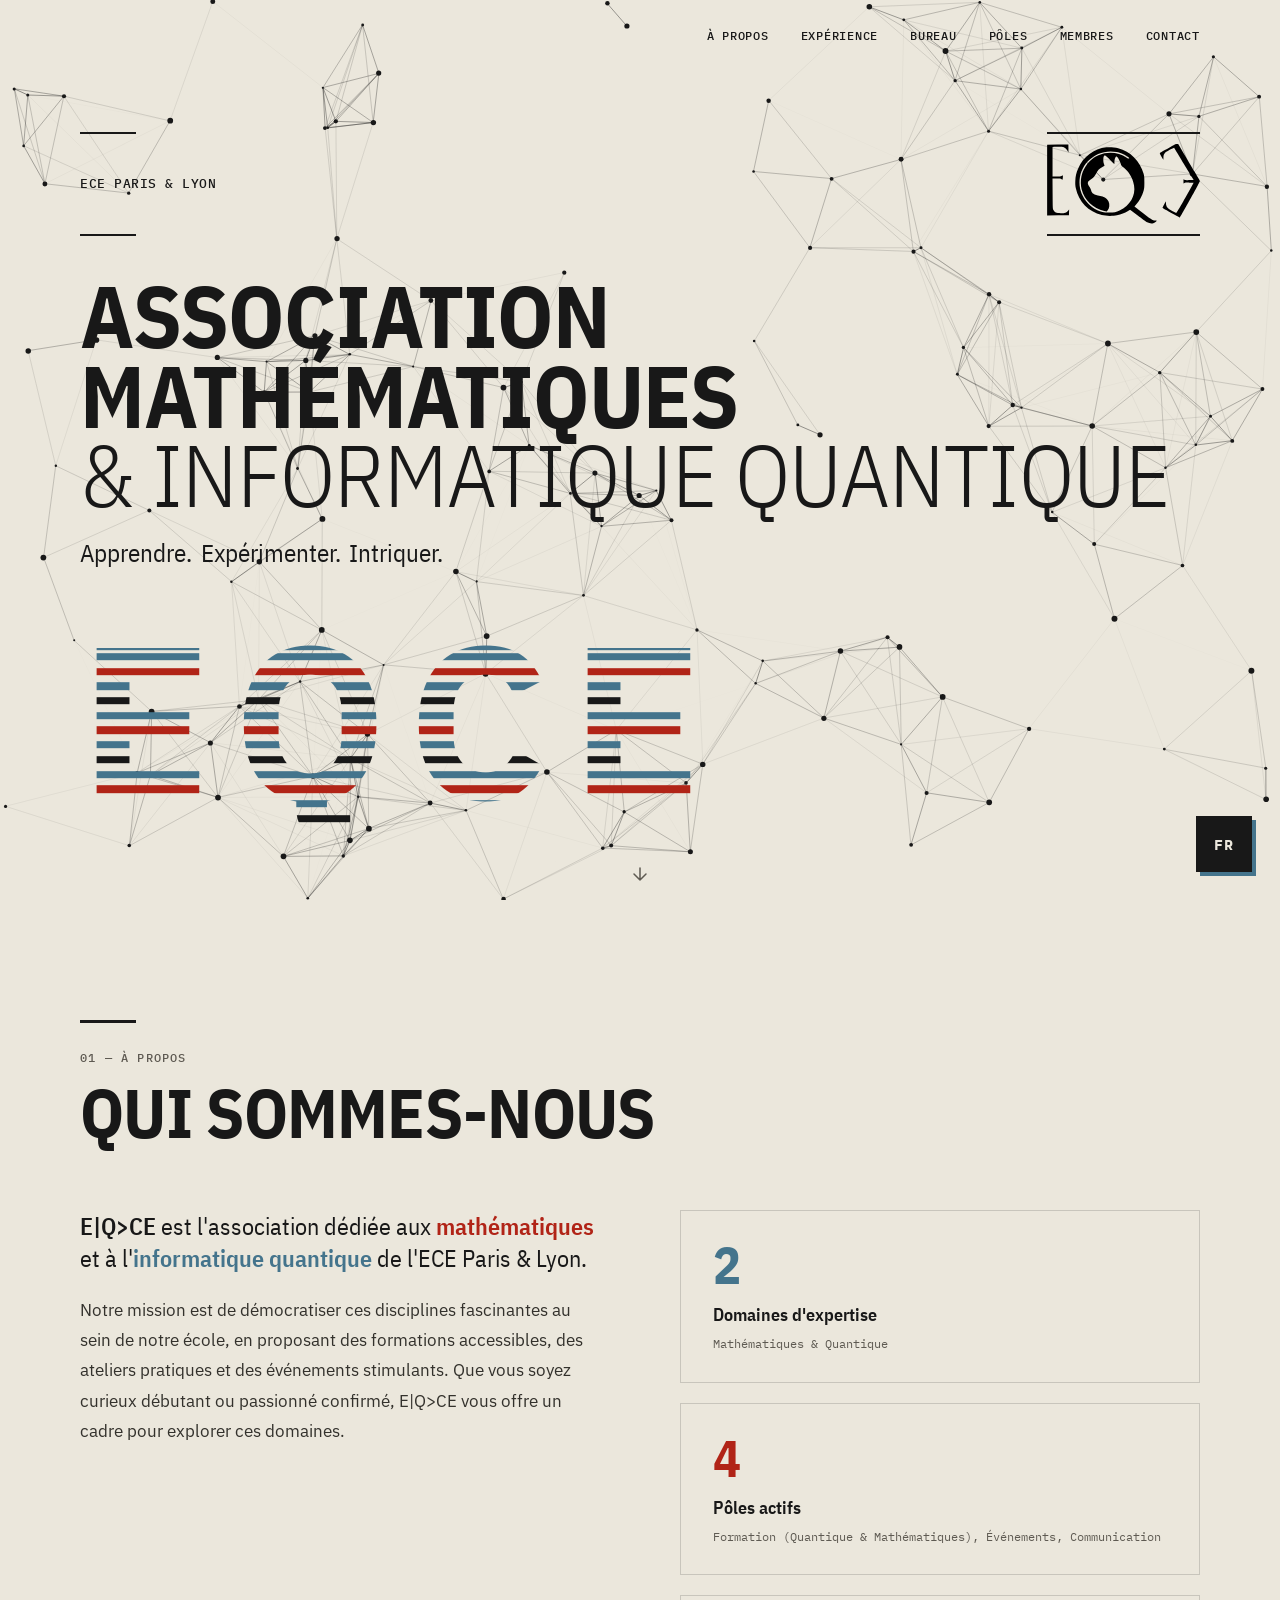
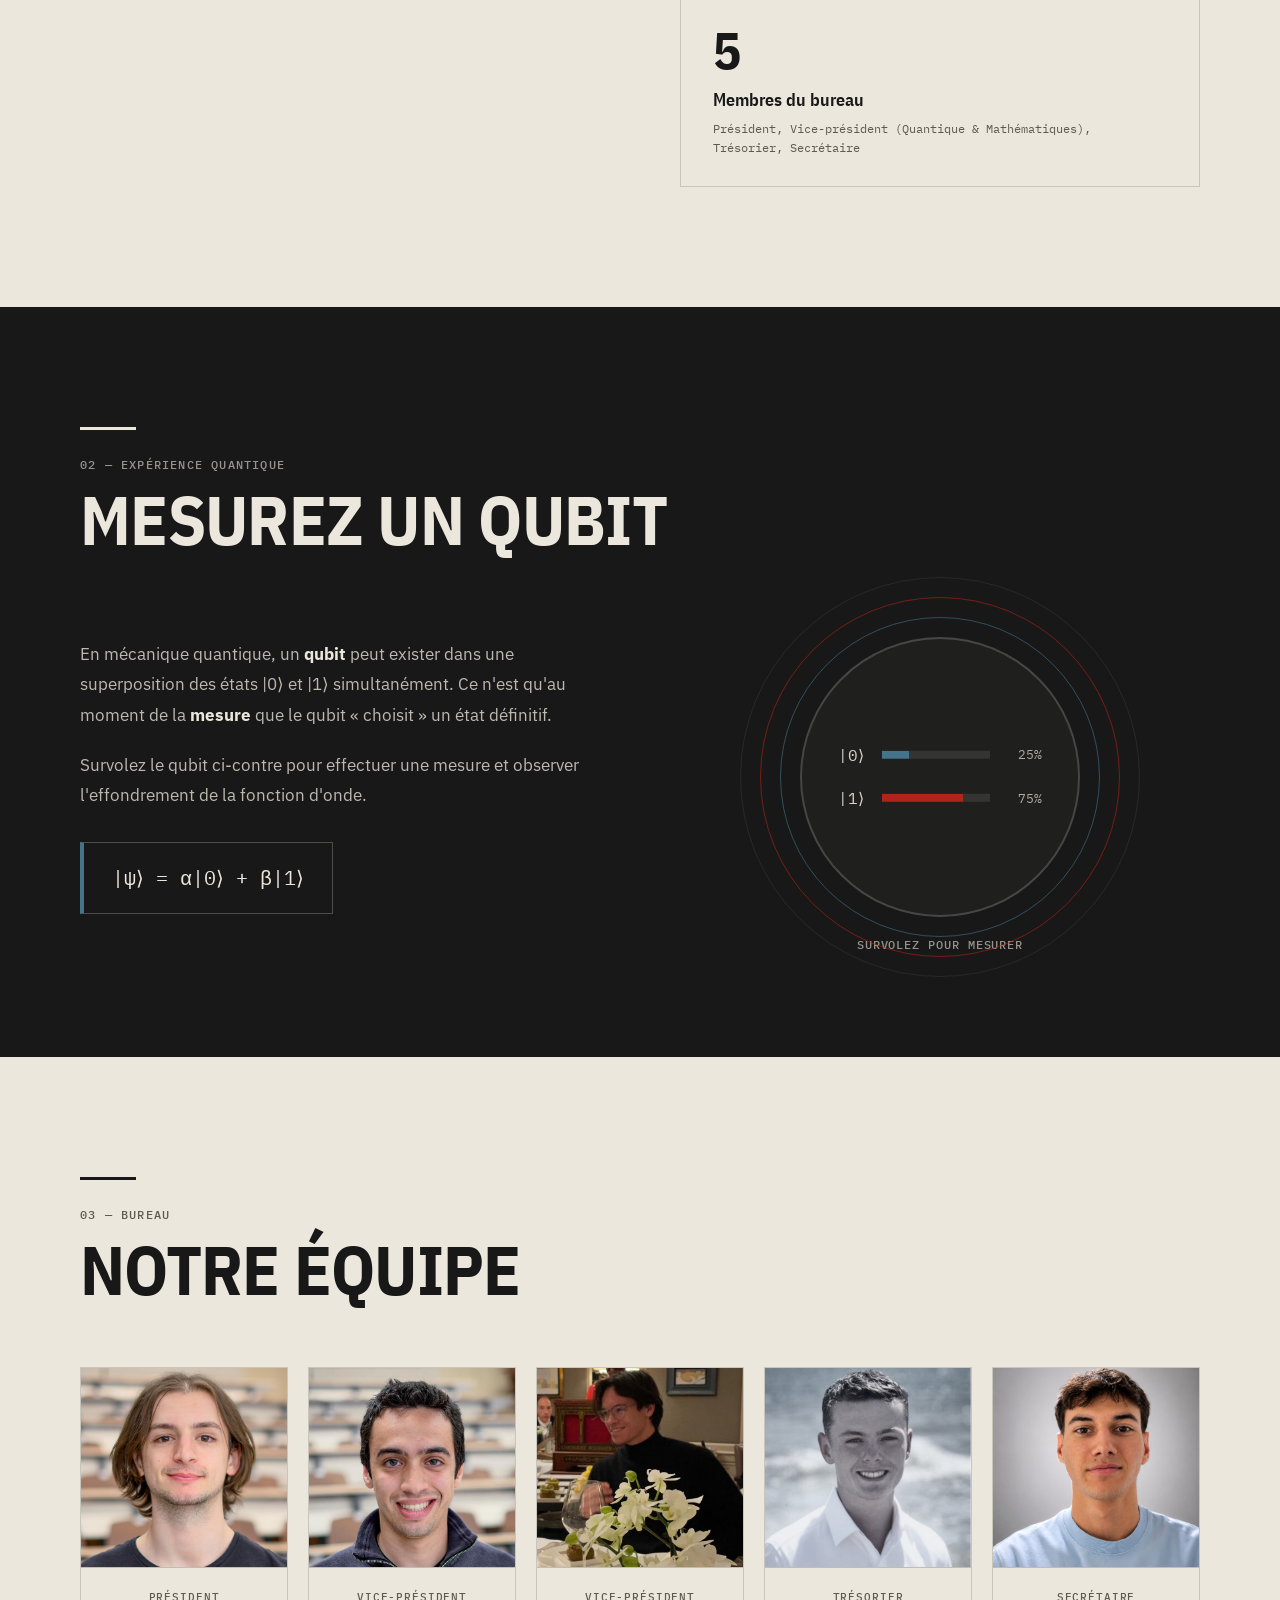
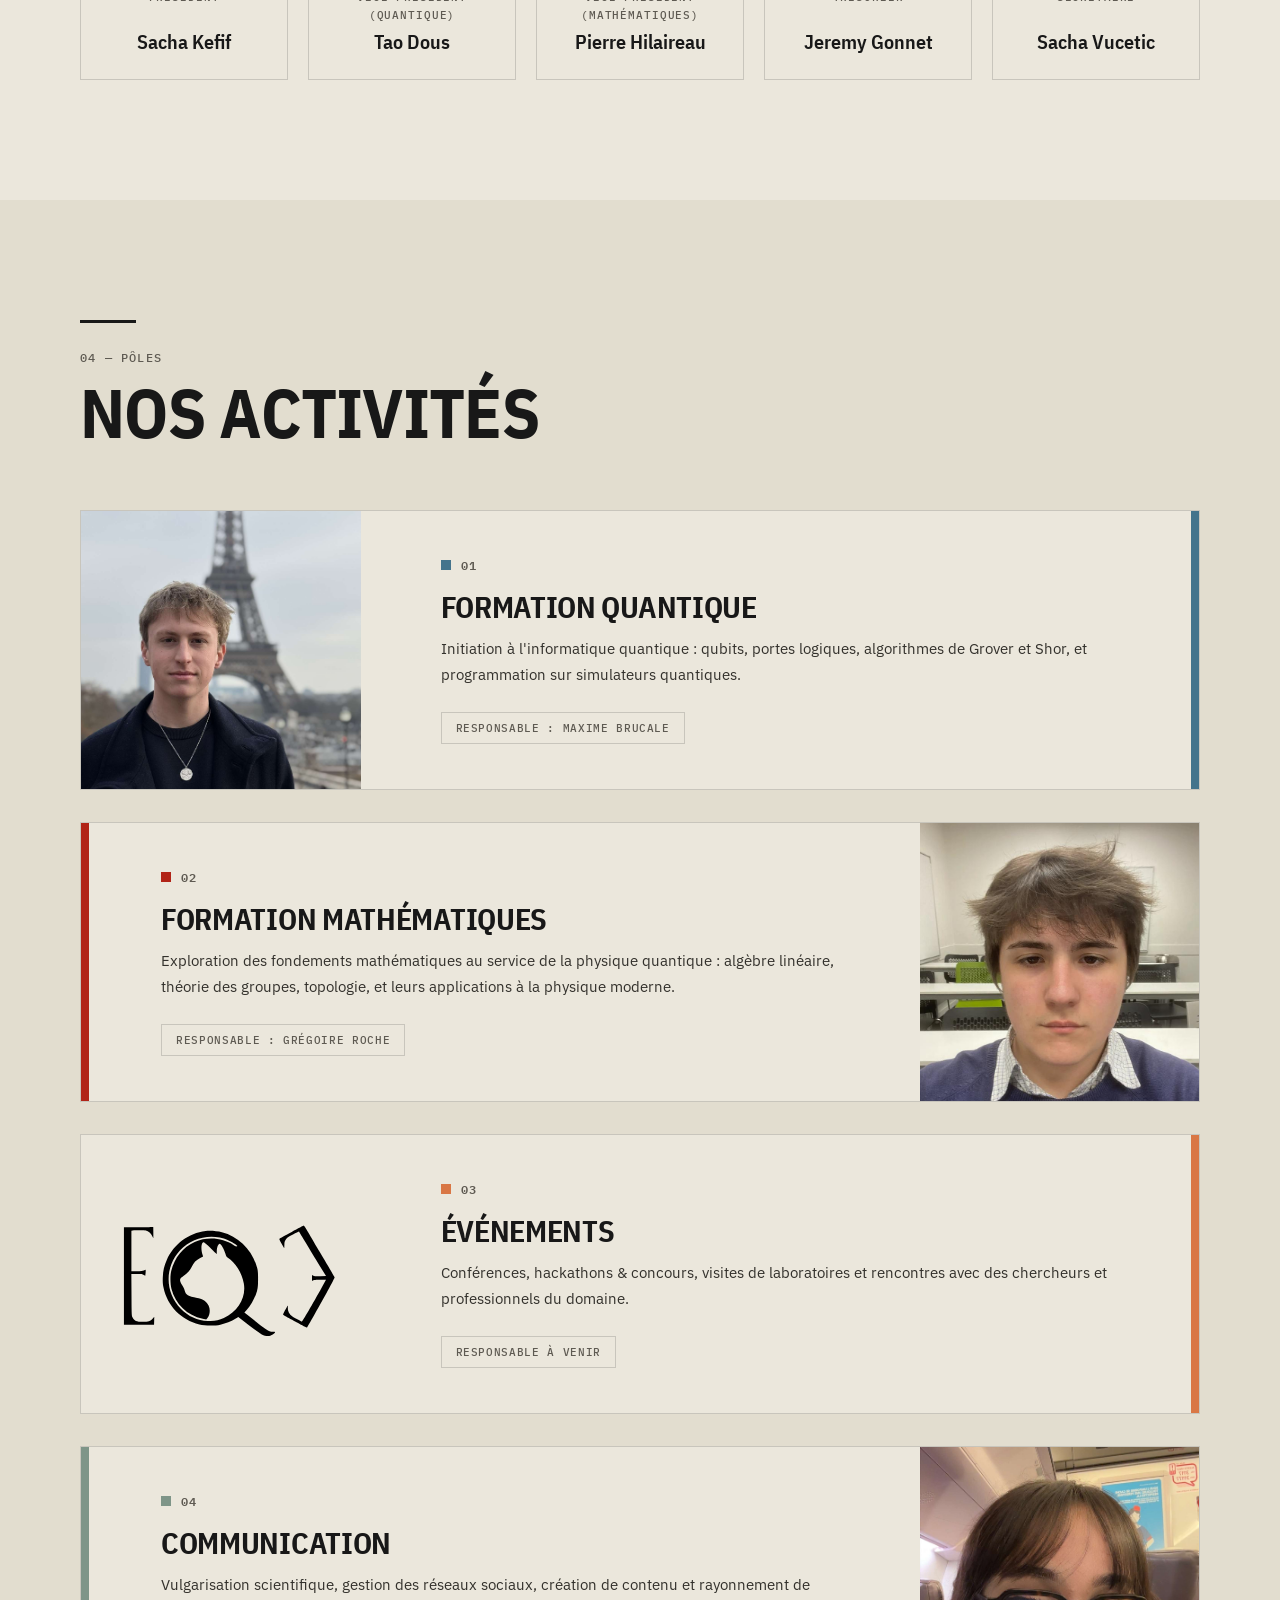
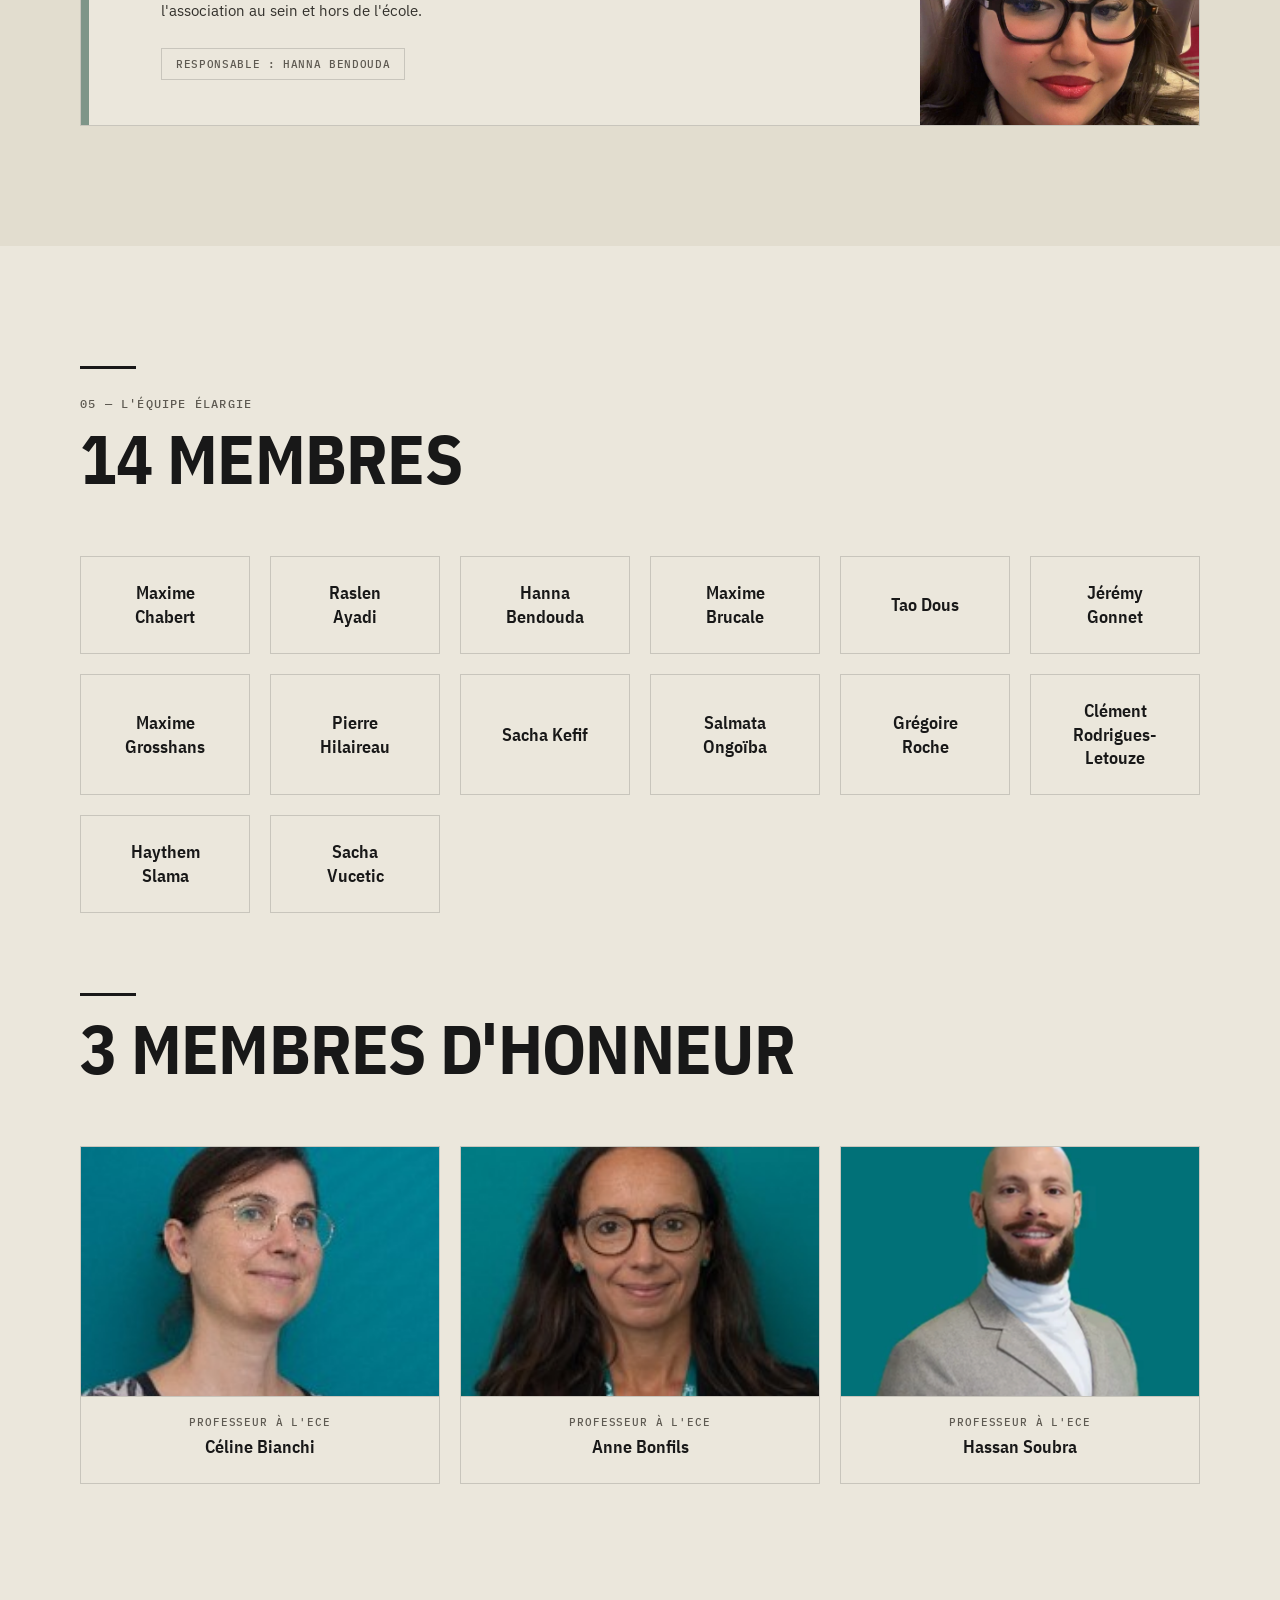
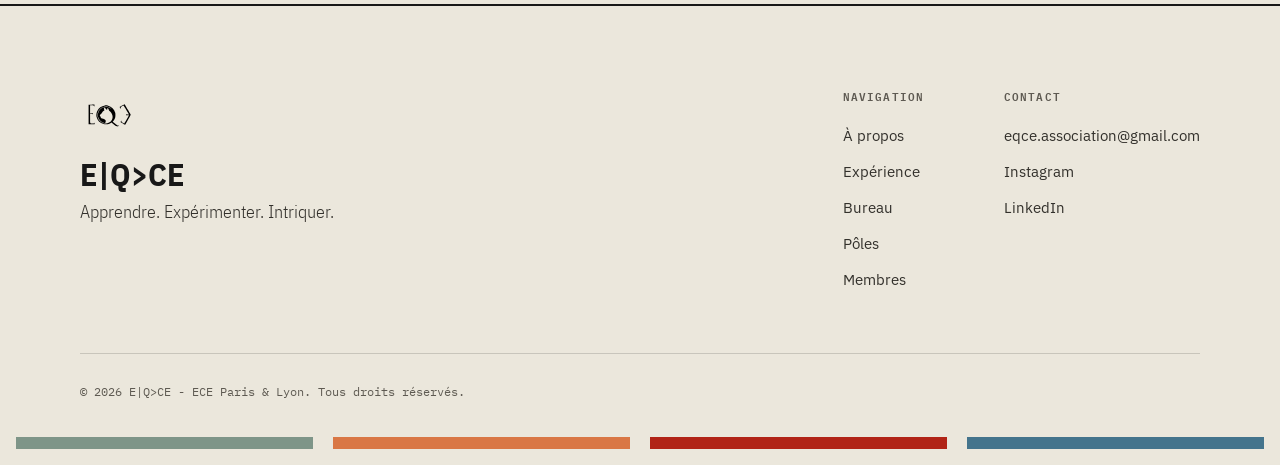
<file: index.html>
<!DOCTYPE html>
<html lang="fr">

<head>
    <meta charset="UTF-8">
    <meta name="viewport" content="width=device-width, initial-scale=1.0">
    <title data-i18n="page_title">E|Q&gt;CE — Association Mathématiques & Informatique Quantique | ECE Paris & Lyon</title>
    <meta name="description"
        content="E|Q>CE est l'association Mathématiques et Informatique Quantique de l'ECE Paris & Lyon. Apprendre. Expérimenter. Intriquer."
        data-i18n-attr="content" data-i18n="meta_description">
    <meta name="theme-color" content="#EBE7DC">
    <link rel="icon" type="image/jpeg" href="Logos/Logo EQCE JPEG - Q.jpg">
    <link rel="preconnect" href="https://fonts.googleapis.com">
    <link rel="preconnect" href="https://fonts.gstatic.com" crossorigin>
    <link
        href="https://fonts.googleapis.com/css2?family=IBM+Plex+Mono:wght@400;500;600;700&family=IBM+Plex+Sans+Condensed:wght@300;400;600;700&family=IBM+Plex+Sans:wght@400;500;600;700&display=swap"
        rel="stylesheet">
    <link rel="stylesheet" href="web/style.css?v=3">
    <!-- Google tag (gtag.js) -->
    <script async src="https://www.googletagmanager.com/gtag/js?id=G-3JC8SXE4LS"></script>
    <script>
        window.dataLayer = window.dataLayer || [];
        function gtag(){dataLayer.push(arguments);}
        gtag('js', new Date());

        gtag('config', 'G-3JC8SXE4LS');
    </script>
</head>

<body>

    <!-- Navigation -->
    <nav id="main-nav">
        <div class="nav-inner">
            <a href="#" class="nav-logo" id="nav-logo" aria-label="E|Q>CE">
                <img src="Logos/Logo EQCE.svg" alt="E|Q>CE" class="nav-logo-img">
            </a>
            <div class="nav-links" id="nav-links">
                <a href="#about" class="nav-link" data-i18n="nav_about">À propos</a>
                <a href="#qubit" class="nav-link" data-i18n="nav_experience">Expérience</a>
                <a href="#bureau" class="nav-link" data-i18n="nav_bureau">Bureau</a>
                <a href="#poles" class="nav-link" data-i18n="nav_poles">Pôles</a>
                <a href="#membres" class="nav-link">Membres</a>
                <a href="#contact" class="nav-link" data-i18n="nav_contact">Contact</a>
            </div>
            <button class="nav-toggle" id="nav-toggle" aria-label="Menu">
                <span></span>
                <span></span>
                <span></span>
            </button>
        </div>
    </nav>

    <!-- Hero Section -->
    <header id="hero">
        <canvas id="quantum-canvas" aria-hidden="true"></canvas>
        <div class="container hero-inner">
            <div class="hero-top">
                <div class="hero-mark">
                    <span class="hero-mark-text">ECE Paris &amp; Lyon</span>
                </div>
                <div class="hero-mark hero-mark-logo hero-logo-wrapper">
                    <div class="hero-logo-crop">
                        <img src="Logos/Logo EQCE.svg" alt="Logo E|Q>CE" class="hero-logo" id="hero-logo">
                    </div>
                </div>
            </div>
            <h1 class="hero-title">
                <span class="visually-hidden">E|Q&gt;CE — </span>
                <span class="hero-title-line" data-i18n="hero_title_1">Association</span>
                <span class="hero-title-line" data-i18n="hero_title_2">Mathématiques</span>
                <span class="hero-title-line hero-title-light" data-i18n="hero_title_3">&amp;&nbsp;Informatique Quantique</span>
            </h1>
            <p class="hero-slogan" id="hero-slogan">
                <span class="slogan-word" style="--delay: 0" data-i18n="slogan_1">Apprendre.</span>
                <span class="slogan-word" style="--delay: 1" data-i18n="slogan_2">Expérimenter.</span>
                <span class="slogan-word" style="--delay: 2" data-i18n="slogan_3">Intriquer.</span>
            </p>
            <div class="hero-wordmark" aria-hidden="true">EQCE</div>
        </div>
        <div class="hero-scroll-indicator" id="scroll-indicator">
            <svg width="20" height="20" viewBox="0 0 20 20" fill="none">
                <path d="M10 4L10 16M10 16L4 10M10 16L16 10" stroke="currentColor" stroke-width="1.5"
                    stroke-linecap="round" stroke-linejoin="round" />
            </svg>
        </div>
    </header>

    <!-- About Section -->
    <section id="about" class="section">
        <div class="container">
            <div class="section-header">
                <span class="section-tag" data-i18n="about_tag">01 — À propos</span>
                <h2 class="section-title" data-i18n="about_title">Qui sommes-nous</h2>
            </div>
            <div class="about-grid">
                <div class="about-text">
                    <p class="about-lead" data-i18n="about_lead" data-i18n-html="true">
                        <strong>E|Q&gt;CE</strong> est l'association dédiée aux <strong>mathématiques</strong> et à
                        l'<strong>informatique quantique</strong> de l'ECE Paris & Lyon.
                    </p>
                    <p data-i18n="about_text" data-i18n-html="true">
                        Notre mission est de démocratiser ces disciplines fascinantes au sein de notre école, en
                        proposant des formations accessibles, des ateliers pratiques et des événements stimulants. Que
                        vous soyez curieux débutant ou passionné confirmé, E|Q&gt;CE vous offre un cadre pour explorer
                        ces domaines.
                    </p>

                </div>
                <div class="about-stats">
                    <div class="stat-card" id="stat-1">
                        <span class="stat-number">2</span>
                        <span class="stat-label" data-i18n="stat_1_label">Domaines d'expertise</span>
                        <span class="stat-detail" data-i18n="stat_1_detail">Mathématiques & Quantique</span>
                    </div>
                    <div class="stat-card" id="stat-2">
                        <span class="stat-number">4</span>
                        <span class="stat-label" data-i18n="stat_2_label">Pôles actifs</span>
                        <span class="stat-detail" data-i18n="stat_2_detail">Formation (Quantique & Mathématiques),
                            Événements,
                            Communication</span>
                    </div>
                    <div class="stat-card" id="stat-3">
                        <span class="stat-number">5</span>
                        <span class="stat-label" data-i18n="stat_3_label">Membres du bureau</span>
                        <span class="stat-detail" data-i18n="stat_3_detail">Président, Vice-président (Quantique &
                            Mathématiques), Trésorier,
                            Secrétaire</span>
                    </div>
                </div>
            </div>
        </div>
    </section>

    <!-- Qubit Interactive Section -->
    <section id="qubit" class="section section-dark">
        <div class="container">
            <div class="section-header">
                <span class="section-tag section-tag-light" data-i18n="qubit_tag">02 — Expérience quantique</span>
                <h2 class="section-title section-title-light" data-i18n="qubit_title">Mesurez un qubit</h2>
            </div>
            <div class="qubit-section-layout">
                <div class="qubit-explanation">
                    <p data-i18n="qubit_text_1" data-i18n-html="true">En mécanique quantique, un <strong>qubit</strong>
                        peut exister dans une superposition des états
                        |0⟩ et |1⟩ simultanément. Ce n'est qu'au moment de la <strong>mesure</strong> que le qubit «
                        choisit » un état définitif.</p>
                    <p data-i18n="qubit_text_2">Survolez le qubit ci-contre pour effectuer une mesure et observer
                        l'effondrement de la fonction
                        d'onde.</p>
                    <div class="qubit-formula">
                        |ψ⟩ = α|0⟩ + β|1⟩
                    </div>
                </div>
                <div class="qubit-interactive-wrapper">
                    <div class="qubit-container" id="qubit-container">
                        <div class="qubit-sphere" id="qubit-sphere">
                            <div class="qubit-state-display" id="qubit-state-display">
                                <div class="qubit-superposition" id="qubit-superposition">
                                    <div class="prob-row">
                                        <span class="ket">|0⟩</span>
                                        <div class="prob-bar-track">
                                            <div class="prob-bar prob-bar-0" id="prob-bar-0"></div>
                                        </div>
                                        <span class="prob-value" id="prob-0">70%</span>
                                    </div>
                                    <div class="prob-row">
                                        <span class="ket">|1⟩</span>
                                        <div class="prob-bar-track">
                                            <div class="prob-bar prob-bar-1" id="prob-bar-1"></div>
                                        </div>
                                        <span class="prob-value" id="prob-1">30%</span>
                                    </div>
                                </div>
                                <div class="qubit-measured" id="qubit-measured">
                                    <span class="measured-ket" id="measured-ket"></span>
                                </div>
                            </div>
                            <div class="qubit-label" data-i18n="qubit_label">Survolez pour mesurer</div>
                            <div class="qubit-ring qubit-ring-1"></div>
                            <div class="qubit-ring qubit-ring-2"></div>
                            <div class="qubit-ring qubit-ring-3"></div>
                        </div>
                    </div>
                </div>
            </div>
        </div>
    </section>

    <!-- Bureau Section -->
    <section id="bureau" class="section">
        <div class="container">
            <div class="section-header">
                <span class="section-tag" data-i18n="bureau_tag">03 — Bureau</span>
                <h2 class="section-title" data-i18n="bureau_title">Notre équipe</h2>
            </div>
            <div class="bureau-grid">
                <div class="bureau-card bureau-card-president" id="card-president">
                    <div class="bureau-card-inner">
                        <div class="bureau-img-wrapper">
                            <img src="Bureau/Sacha Kefif.png" alt="Président" class="bureau-img">
                        </div>
                        <span class="bureau-role" data-i18n="role_president">Président</span>
                        <span class="bureau-name">Sacha Kefif</span>
                    </div>
                </div>
                <div class="bureau-card" id="card-vp-quantique">
                    <div class="bureau-card-inner">
                        <div class="bureau-img-wrapper">
                            <img src="Bureau/Tao Dous.jpeg" alt="VP Quantique" class="bureau-img">
                        </div>
                        <span class="bureau-role" data-i18n="role_vp_quantum">Vice-Président (Quantique)</span>
                        <span class="bureau-name">Tao Dous</span>
                    </div>
                </div>
                <div class="bureau-card" id="card-vp-maths">
                    <div class="bureau-card-inner">
                        <div class="bureau-img-wrapper">
                            <img src="Bureau/Pierre Hilaireau.jpeg" alt="VP Maths" class="bureau-img">
                        </div>
                        <span class="bureau-role" data-i18n="role_vp_maths">Vice-Président (Mathématiques)</span>
                        <span class="bureau-name">Pierre Hilaireau</span>
                    </div>
                </div>
                <div class="bureau-card" id="card-tresorier">
                    <div class="bureau-card-inner">
                        <div class="bureau-img-wrapper">
                            <img src="Bureau/Jeremy Gonnet.jpeg" alt="Trésorier" class="bureau-img">
                        </div>
                        <span class="bureau-role" data-i18n="role_treasurer">Trésorier</span>
                        <span class="bureau-name">Jeremy Gonnet</span>
                    </div>
                </div>
                <div class="bureau-card" id="card-secretaire">
                    <div class="bureau-card-inner">
                        <div class="bureau-img-wrapper">
                            <img src="Bureau/Sacha Vucetic.jpeg" alt="Secrétaire" class="bureau-img">
                        </div>
                        <span class="bureau-role" data-i18n="role_secretary">Secrétaire</span>
                        <span class="bureau-name">Sacha Vucetic</span>
                    </div>
                </div>
            </div>
        </div>
    </section>

    <!-- Pôles Section -->
    <section id="poles" class="section section-alt">
        <div class="container">
            <div class="section-header">
                <span class="section-tag" data-i18n="poles_tag">04 — Pôles</span>
                <h2 class="section-title" data-i18n="poles_title">Nos activités</h2>
            </div>
            <div class="poles-grid">
                <div class="pole-card" id="pole-quantum">
                    <div class="pole-card-arrow">
                        <svg width="24" height="24" viewBox="0 0 24 24" fill="none" stroke="currentColor"
                            stroke-width="2" stroke-linecap="round" stroke-linejoin="round">
                            <line x1="7" y1="17" x2="17" y2="7"></line>
                            <polyline points="7 7 17 7 17 17"></polyline>
                        </svg>
                    </div>
                    <div class="pole-img-wrapper"><img src="Poles/Maxime Brucale.png" alt="Formation Quantique"
                            class="pole-img"></div>
                    <div class="pole-content">
                        <div class="pole-number">01</div>
                        <h3 class="pole-title" data-i18n="pole_quantum_title">Formation Quantique</h3>
                        <p class="pole-desc" data-i18n="pole_quantum_desc">Initiation à l'informatique quantique :
                            qubits, portes logiques, algorithmes de Grover et Shor, et programmation sur simulateurs quantiques.</p>
                        <div class="pole-status">
                            <span class="pole-badge">Responsable : Maxime Brucale</span>
                        </div>
                    </div>
                </div>
                <div class="pole-card" id="pole-maths">
                    <div class="pole-card-arrow">
                        <svg width="24" height="24" viewBox="0 0 24 24" fill="none" stroke="currentColor"
                            stroke-width="2" stroke-linecap="round" stroke-linejoin="round">
                            <line x1="7" y1="17" x2="17" y2="7"></line>
                            <polyline points="7 7 17 7 17 17"></polyline>
                        </svg>
                    </div>
                    <div class="pole-img-wrapper"><img src="Poles/Gregoire Roche.jpeg" alt="Formation Mathématiques"
                            class="pole-img"></div>
                    <div class="pole-content">
                        <div class="pole-number">02</div>
                        <h3 class="pole-title" data-i18n="pole_maths_title">Formation Mathématiques</h3>
                        <p class="pole-desc" data-i18n="pole_maths_desc">Exploration des fondements mathématiques au service de la physique quantique : algèbre
                            linéaire, théorie des groupes, topologie, et leurs applications à la physique moderne.</p>
                        <div class="pole-status">
                            <span class="pole-badge">Responsable : Grégoire Roche</span>
                        </div>
                    </div>
                </div>
                <div class="pole-card" id="pole-events">
                    <div class="pole-card-arrow">
                        <svg width="24" height="24" viewBox="0 0 24 24" fill="none" stroke="currentColor"
                            stroke-width="2" stroke-linecap="round" stroke-linejoin="round">
                            <line x1="7" y1="17" x2="17" y2="7"></line>
                            <polyline points="7 7 17 7 17 17"></polyline>
                        </svg>
                    </div>
                    <div class="pole-img-wrapper"><img src="Logos/Logo EQCE.svg" alt="Événements" class="pole-img">
                    </div>
                    <div class="pole-content">
                        <div class="pole-number">03</div>
                        <h3 class="pole-title" data-i18n="pole_events_title">Événements</h3>
                        <p class="pole-desc" data-i18n="pole_events_desc">Conférences, hackathons & concours, visites de
                            laboratoires et rencontres avec des chercheurs et professionnels du domaine.</p>
                        <div class="pole-status">
                            <span class="pole-badge" data-i18n="pole_badge">Responsable à venir</span>
                        </div>
                    </div>
                </div>
                <div class="pole-card" id="pole-com">
                    <div class="pole-card-arrow">
                        <svg width="24" height="24" viewBox="0 0 24 24" fill="none" stroke="currentColor"
                            stroke-width="2" stroke-linecap="round" stroke-linejoin="round">
                            <line x1="7" y1="17" x2="17" y2="7"></line>
                            <polyline points="7 7 17 7 17 17"></polyline>
                        </svg>
                    </div>
                    <div class="pole-img-wrapper"><img src="Poles/Hanna Bendouda.jpg" alt="Communication" class="pole-img">
                    </div>
                    <div class="pole-content">
                        <div class="pole-number">04</div>
                        <h3 class="pole-title" data-i18n="pole_com_title">Communication</h3>
                        <p class="pole-desc" data-i18n="pole_com_desc">Vulgarisation scientifique, gestion des réseaux
                            sociaux, création de contenu et rayonnement de l'association au sein et hors de l'école.</p>
                        <div class="pole-status">
                            <span class="pole-badge">Responsable : Hanna Bendouda</span>
                        </div>
                    </div>
                </div>
            </div>
        </div>
    </section>

    <!-- Membres Section -->
    <section id="membres" class="section">
        <div class="container">
            <div class="section-header">
                <span class="section-tag" data-i18n="members_tag">05 — L'équipe élargie</span>
                <h2 class="section-title" id="membres-title">Membres</h2>
            </div>
            <div class="membres-grid" id="membres-grid">
                <div class="membre-card"><span class="membre-name">Maxime Chabert</span></div>
                <div class="membre-card"><span class="membre-name">Raslen Ayadi</span></div>
                <div class="membre-card"><span class="membre-name">Hanna Bendouda</span></div>
                <div class="membre-card"><span class="membre-name">Maxime Brucale</span></div>
                <div class="membre-card"><span class="membre-name">Tao Dous</span></div>
                <div class="membre-card"><span class="membre-name">Jérémy Gonnet</span></div>
                <div class="membre-card"><span class="membre-name">Maxime Grosshans</span></div>
                <div class="membre-card"><span class="membre-name">Pierre Hilaireau</span></div>
                <div class="membre-card"><span class="membre-name">Sacha Kefif</span></div>
                <div class="membre-card"><span class="membre-name">Salmata Ongoïba</span></div>
                <div class="membre-card"><span class="membre-name">Grégoire Roche</span></div>
                <div class="membre-card"><span class="membre-name">Clément Rodrigues-Letouze</span></div>
                <div class="membre-card"><span class="membre-name">Haythem Slama</span></div>
                <div class="membre-card"><span class="membre-name">Sacha Vucetic</span></div>
            </div>

            <div class="section-header" style="margin-top: 80px;">
                <h2 class="section-title" id="membres-honneur-title">Membres d'honneur</h2>
            </div>
            <div class="membres-honneur-grid" id="membres-honneur-grid">
                <div class="membre-card">
                    <div class="membre-img-wrapper">
                        <img src="Membres d'honneur/BIANCHI.jpg" alt="Céline Bianchi" class="membre-img">
                    </div>
                    <span class="membre-role" data-i18n="honorary_member_role">Professeur à l'ECE</span>
                    <span class="membre-name">Céline Bianchi</span>
                </div>
                <div class="membre-card">
                    <div class="membre-img-wrapper">
                        <img src="Membres d'honneur/BONFILS.jpg" alt="Anne Bonfils" class="membre-img">
                    </div>
                    <span class="membre-role" data-i18n="honorary_member_role">Professeur à l'ECE</span>
                    <span class="membre-name">Anne Bonfils</span>
                </div>
                <div class="membre-card">
                    <div class="membre-img-wrapper">
                        <img src="Membres d'honneur/SOUBRA H.png" alt="Hassan Soubra" class="membre-img">
                    </div>
                    <span class="membre-role" data-i18n="honorary_member_role">Professeur à l'ECE</span>
                    <span class="membre-name">Hassan Soubra</span>
                </div>
            </div>
        </div>
    </section>

    <!-- Contact / Footer -->
    <footer id="contact" class="footer">
        <div class="container">
            <div class="footer-top">
                <div class="footer-brand">
                    <img src="Logos/Logo EQCE.svg" alt="E|Q>CE" class="footer-logo">
                    <span class="footer-name">E|Q&gt;CE</span>
                    <p class="footer-tagline" data-i18n="footer_tagline">Apprendre. Expérimenter. Intriquer.</p>
                </div>
                <div class="footer-links">
                    <div class="footer-col">
                        <h4 data-i18n="footer_nav">Navigation</h4>
                        <a href="#about" data-i18n="nav_about">À propos</a>
                        <a href="#qubit" data-i18n="nav_experience">Expérience</a>
                        <a href="#bureau" data-i18n="nav_bureau">Bureau</a>
                        <a href="#poles" data-i18n="nav_poles">Pôles</a>
                        <a href="#membres">Membres</a>
                    </div>
                    <div class="footer-col">
                        <h4>Contact</h4>
                        <a href="mailto:eqce.association@gmail.com">eqce.association@gmail.com</a>
                        <a href="https://www.instagram.com/eqce.association/" target="_blank"
                            rel="noopener">Instagram</a>
                        <a href="https://www.linkedin.com/company/eqce" target="_blank" rel="noopener">LinkedIn</a>
                    </div>
                </div>
            </div>
            <div class="footer-bottom">
                <p data-i18n="footer_copyright">&copy; 2026 E|Q&gt;CE - ECE Paris & Lyon. Tous droits réservés.</p>
            </div>
        </div>
        <div class="color-bars" aria-hidden="true">
            <span></span><span></span><span></span><span></span>
        </div>
    </footer>

    <!-- Modal Pôles -->
    <div class="modal-overlay" id="pole-modal">
        <div class="modal-content">
            <button class="modal-close" id="modal-close" aria-label="Fermer">
                <svg width="24" height="24" viewBox="0 0 24 24" fill="none" stroke="currentColor" stroke-width="2"
                    stroke-linecap="round" stroke-linejoin="round">
                    <line x1="18" y1="6" x2="6" y2="18"></line>
                    <line x1="6" y1="6" x2="18" y2="18"></line>
                </svg>
            </button>
            <div class="modal-body">
                <div class="modal-header">
                    <span class="modal-tag" id="modal-tag">01</span>
                    <h3 class="modal-title" id="modal-title">Titre</h3>
                </div>
                <div class="modal-text" id="modal-text">
                    <!-- Text injected by JS -->
                </div>
            </div>
        </div>
    </div>

    <!-- Language Switcher -->
    <div class="lang-switcher" id="lang-switcher">
        <div class="lang-ribbon" id="lang-ribbon">
            <button class="lang-option active" data-lang="fr" id="lang-btn-fr">FR</button>
            <button class="lang-option" data-lang="en" id="lang-btn-en">EN</button>
        </div>
        <button class="lang-toggle" id="lang-toggle">FR</button>
    </div>

    <script src="web/script.js?v=3"></script>
</body>

</html>
</file>
<file: web/style.css>
/* ============================================
   E|Q>CE — Design System
   D'après l'affiche « Atelier d'introduction au quantique » :
   papier crème, encre, lettrage rayé bleu/rouge,
   disques moirés, filets courts et barres de couleur.
   ============================================ */

/* --- Reset & Base --- */
*,
*::before,
*::after {
    margin: 0;
    padding: 0;
    box-sizing: border-box;
}

:root {
    /* Palette (relevée sur l'affiche) */
    --paper: #EBE7DC;
    --paper-deep: #E2DDCF;
    --paper-light: #F7F5EF;
    --ink: #181818;
    --ink-soft: #33312C;
    --muted: #5E5A52;
    --line: rgba(24, 24, 24, 0.16);

    --blue: #44748C;
    --red: #B12417;
    --orange: #D97745;
    --sage: #7E9588;

    /* Typography */
    --font-display: 'IBM Plex Sans Condensed', 'Arial Narrow', sans-serif;
    --font-body: 'IBM Plex Sans', -apple-system, BlinkMacSystemFont, sans-serif;
    --font-mono: 'IBM Plex Mono', 'Courier New', monospace;

    /* Filets courts (affiche) */
    --rule-w: 56px;
    --rule-h: 3px;

    /* Spacing */
    --section-pad: 120px;
    --container-width: 1200px;

    /* Transitions */
    --ease-out: cubic-bezier(0.16, 1, 0.3, 1);
    --ease-in-out: cubic-bezier(0.65, 0, 0.35, 1);
}

html {
    scroll-behavior: smooth;
    -webkit-font-smoothing: antialiased;
    -moz-osx-font-smoothing: grayscale;
    overflow-x: hidden;
    background: var(--paper);
}

body {
    font-family: var(--font-body);
    background: var(--paper);
    color: var(--ink);
    line-height: 1.7;
    font-size: 16px;
    overflow-x: hidden;
}

::selection {
    background: var(--blue);
    color: var(--paper-light);
}

a {
    text-decoration: none;
    color: inherit;
}

img {
    max-width: 100%;
    display: block;
}

:focus-visible {
    outline: 2px solid var(--blue);
    outline-offset: 3px;
}

.visually-hidden {
    position: absolute;
    width: 1px;
    height: 1px;
    overflow: hidden;
    clip: rect(0 0 0 0);
    clip-path: inset(50%);
    white-space: nowrap;
}

/* --- Container --- */
.container {
    max-width: var(--container-width);
    margin: 0 auto;
    padding: 0 40px;
}

/* --- Navigation --- */
#main-nav {
    position: fixed;
    top: 0;
    left: 0;
    right: 0;
    z-index: 1000;
    background: rgba(235, 231, 220, 0);
    backdrop-filter: blur(0px);
    border-bottom: 1px solid transparent;
    transition: all 0.5s var(--ease-out);
}

#main-nav.scrolled {
    background: rgba(235, 231, 220, 0.92);
    backdrop-filter: blur(16px);
    border-bottom: 1px solid var(--line);
}

.nav-inner {
    max-width: var(--container-width);
    margin: 0 auto;
    padding: 0 40px;
    display: flex;
    align-items: center;
    justify-content: space-between;
    height: 72px;
}

.nav-logo {
    display: flex;
    align-items: center;
    gap: 12px;
    opacity: 0;
    pointer-events: none;
    transform: translateY(-4px);
    transition: opacity 0.4s var(--ease-out), transform 0.4s var(--ease-out);
}

.nav-logo.logo-visible {
    opacity: 1;
    pointer-events: auto;
    transform: translateY(0);
}

.nav-logo img {
    height: 48px;
    width: auto;
    mix-blend-mode: multiply;
}

.nav-links {
    display: flex;
    gap: 32px;
}

.nav-link {
    font-family: var(--font-mono);
    font-size: 0.78rem;
    font-weight: 500;
    color: var(--ink);
    letter-spacing: 0.06em;
    text-transform: uppercase;
    position: relative;
    padding: 4px 0;
    transition: color 0.3s ease;
}

.nav-link::after {
    content: '';
    position: absolute;
    bottom: -2px;
    left: 0;
    width: 0%;
    height: 3px;
    background: var(--ink);
    transition: width 0.4s var(--ease-out);
}

/* Soulignés aux couleurs des barres de l'affiche */
.nav-link:nth-child(4n+1)::after { background: var(--blue); }
.nav-link:nth-child(4n+2)::after { background: var(--red); }
.nav-link:nth-child(4n+3)::after { background: var(--orange); }
.nav-link:nth-child(4n+4)::after { background: var(--sage); }

.nav-link:hover::after {
    width: 100%;
}

/* Mobile toggle */
.nav-toggle {
    display: none;
    flex-direction: column;
    gap: 5px;
    background: none;
    border: none;
    cursor: pointer;
    padding: 4px;
}

.nav-toggle span {
    display: block;
    width: 24px;
    height: 2px;
    background: var(--ink);
    transition: all 0.3s ease;
}

.nav-toggle.open span:nth-child(1) {
    transform: translateY(7px) rotate(45deg);
}

.nav-toggle.open span:nth-child(2) {
    opacity: 0;
}

.nav-toggle.open span:nth-child(3) {
    transform: translateY(-7px) rotate(-45deg);
}

/* ============================================
   Hero Section — composition de l'affiche
   ============================================ */
#hero {
    position: relative;
    min-height: 100vh;
    min-height: 100svh;
    display: flex;
    flex-direction: column;
    background: var(--paper);
    overflow: hidden;
}

/* Réseau de particules en fond (dessiné dans web/script.js) */
#quantum-canvas {
    position: absolute;
    inset: 0;
    width: 100%;
    height: 100%;
}

.hero-inner {
    position: relative;
    z-index: 2;
    flex: 1;
    width: 100%;
    display: flex;
    flex-direction: column;
    justify-content: center;
    padding-top: 88px;
    padding-bottom: 56px;
}

/* « ECE Paris & Lyon » à gauche, logo à droite, comme les deux logos en tête de l'affiche.
   stretch : les deux blocs ont la même hauteur, donc leurs filets sont alignés */
.hero-top {
    display: flex;
    justify-content: space-between;
    align-items: stretch;
    margin-bottom: clamp(24px, 4.5vh, 56px);
    opacity: 0;
    animation: fadeIn 1s var(--ease-out) 0.1s forwards;
}

/* Marques encadrées de filets, comme les logos de l'affiche */
.hero-mark {
    position: relative;
    display: flex;
    align-items: center;
    min-height: 60px;
    padding: 12px 0;
}

.hero-mark::before,
.hero-mark::after {
    content: '';
    position: absolute;
    left: 0;
    width: var(--rule-w);
    height: 2px;
    background: var(--ink);
}

.hero-mark::before {
    top: 0;
}

.hero-mark::after {
    bottom: 0;
}

.hero-mark-logo::before,
.hero-mark-logo::after {
    left: auto;
    right: 0;
    width: 100%;
}

.hero-mark-text {
    font-family: var(--font-mono);
    font-size: 0.8rem;
    font-weight: 500;
    letter-spacing: 0.04em;
    text-transform: uppercase;
}

.hero-mark-logo {
    flex: none;
    width: clamp(120px, min(13vw, 17vh), 190px);
    padding: 12px 0;
}

/* Le dessin n'occupe que 452 × 237 du carré 600 × 600 du SVG : on recadre dessus
   (les marges en % se calculent sur la largeur du cadre) */
.hero-logo-crop {
    width: 100%;
    aspect-ratio: 452 / 237;
    overflow: hidden;
}

.hero-logo {
    width: calc(100% * 600 / 452);
    max-width: none;
    height: auto;
    margin-left: calc(-100% * 92 / 452);
    margin-top: calc(-100% * 196 / 452);
    mix-blend-mode: multiply;
    animation: heroLogoIn 1.2s var(--ease-out) 0.3s forwards;
    opacity: 0;
    transform: scale(0.9);
}

@keyframes heroLogoIn {
    to {
        opacity: 1;
        transform: scale(1);
    }
}

.hero-title {
    font-family: var(--font-display);
    font-weight: 700;
    font-size: clamp(2.5rem, min(7.4vw, 10vh), 5.5rem);
    line-height: 0.9;
    letter-spacing: -0.01em;
    text-transform: uppercase;
    color: var(--ink);
}

.hero-title-line {
    display: block;
    opacity: 0;
    animation: fadeUp 0.9s var(--ease-out) forwards;
}

.hero-title-line:nth-child(2) { animation-delay: 0.15s; }
.hero-title-line:nth-child(3) { animation-delay: 0.25s; }
.hero-title-line:nth-child(4) { animation-delay: 0.35s; }

.hero-title-light {
    font-weight: 300;
}

.hero-slogan {
    display: flex;
    flex-wrap: wrap;
    gap: 0 0.35em;
    margin-top: 18px;
    font-family: var(--font-display);
    font-size: clamp(1.1rem, 2vw, 1.55rem);
    font-weight: 400;
    color: var(--ink);
}

.slogan-word {
    opacity: 0;
    animation: fadeUp 0.8s var(--ease-out) forwards;
    animation-delay: calc(0.5s + var(--delay) * 0.12s);
}

/* Lettrage rayé bleu / rouge / encre */
.hero-wordmark {
    --stripe: 0.034em;
    flex: none;
    width: fit-content;
    margin-top: clamp(20px, 4vh, 44px);
    margin-bottom: -0.12em;
    font-family: var(--font-body);
    font-weight: 700;
    font-size: clamp(4.5rem, min(24vw, 24vh), 15rem);
    line-height: 1;
    letter-spacing: 0.1em;
    color: var(--ink);
    user-select: none;
    opacity: 0;
    animation: fadeUp 1s var(--ease-out) 0.55s forwards;
}

@supports ((-webkit-background-clip: text) or (background-clip: text)) {
    .hero-wordmark {
        color: transparent;
        background-image: repeating-linear-gradient(180deg,
                var(--blue) 0 calc(var(--stripe) * 1),
                transparent 0 calc(var(--stripe) * 2),
                var(--red) 0 calc(var(--stripe) * 3),
                transparent 0 calc(var(--stripe) * 4),
                var(--blue) 0 calc(var(--stripe) * 5),
                transparent 0 calc(var(--stripe) * 6),
                var(--ink) 0 calc(var(--stripe) * 7),
                transparent 0 calc(var(--stripe) * 8));
        background-position: 0 0.2em;
        -webkit-background-clip: text;
        background-clip: text;
    }
}

.hero-scroll-indicator {
    position: absolute;
    bottom: 16px;
    left: 50%;
    transform: translateX(-50%);
    z-index: 2;
    display: flex;
    flex-direction: column;
    align-items: center;
    color: var(--muted);
    opacity: 0;
    animation: fadeIn 1s var(--ease-out) 1.5s forwards;
}

.hero-scroll-indicator svg {
    animation: bobDown 2s ease-in-out infinite;
}

@keyframes fadeUp {
    from {
        opacity: 0;
        transform: translateY(24px);
    }

    to {
        opacity: 1;
        transform: translateY(0);
    }
}

@keyframes fadeIn {
    from {
        opacity: 0;
    }

    to {
        opacity: 1;
    }
}

@keyframes bobDown {

    0%,
    100% {
        transform: translateY(0);
    }

    50% {
        transform: translateY(6px);
    }
}

/* ============================================
   Section Commons
   ============================================ */
.section {
    padding: var(--section-pad) 0;
}

.section-dark {
    background: var(--ink);
    color: var(--paper);
}

.section-alt {
    background: var(--paper-deep);
}

.section-header {
    margin-bottom: 64px;
}

/* Filet court au-dessus de chaque titre */
.section-header::before {
    content: '';
    display: block;
    width: var(--rule-w);
    height: var(--rule-h);
    background: var(--ink);
    margin-bottom: 20px;
}

.section-dark .section-header::before {
    background: var(--paper);
}

.section-tag {
    display: inline-block;
    font-family: var(--font-mono);
    font-size: 0.75rem;
    font-weight: 500;
    letter-spacing: 0.1em;
    text-transform: uppercase;
    color: var(--muted);
    margin-bottom: 12px;
}

.section-tag-light {
    color: rgba(235, 231, 220, 0.6);
}

.section-title {
    font-family: var(--font-display);
    font-size: clamp(2.4rem, 5.4vw, 4.4rem);
    font-weight: 700;
    color: var(--ink);
    letter-spacing: -0.01em;
    line-height: 0.95;
    text-transform: uppercase;
}

.section-title-light {
    color: var(--paper);
}

/* ============================================
   About Section
   ============================================ */
.about-grid {
    display: grid;
    grid-template-columns: 1fr 1fr;
    gap: 80px;
    align-items: start;
}

.about-text p {
    margin-bottom: 20px;
    color: var(--ink-soft);
    font-size: 1.05rem;
    line-height: 1.8;
}

.about-text p strong {
    color: var(--ink);
    font-weight: 600;
}

.about-text .about-lead {
    font-family: var(--font-display);
    font-size: 1.5rem;
    line-height: 1.35;
    color: var(--ink);
}

/* Mathématiques en rouge, quantique en bleu : les deux couleurs du lettrage */
.about-lead strong:nth-of-type(2) {
    color: var(--red);
}

.about-lead strong:nth-of-type(3) {
    color: var(--blue);
}

.about-stats {
    display: flex;
    flex-direction: column;
    gap: 20px;
}

.stat-card {
    padding: 28px 32px;
    border: 1px solid var(--line);
    border-radius: 0;
    transition: all 0.4s var(--ease-out);
}

.stat-card:hover {
    border-color: var(--ink);
    transform: translateX(4px);
}

.stat-number {
    display: block;
    font-family: var(--font-display);
    font-weight: 700;
    font-size: 3.25rem;
    color: var(--ink);
    line-height: 1;
    margin-bottom: 8px;
}

#stat-1 .stat-number { color: var(--blue); }
#stat-2 .stat-number { color: var(--red); }

.stat-label {
    display: block;
    font-family: var(--font-display);
    font-weight: 600;
    font-size: 1.15rem;
    color: var(--ink);
    margin-bottom: 4px;
}

.stat-detail {
    display: block;
    font-family: var(--font-mono);
    font-size: 0.75rem;
    line-height: 1.6;
    color: var(--muted);
}

/* ============================================
   Qubit Interactive Section
   ============================================ */
.qubit-section-layout {
    display: grid;
    grid-template-columns: 1fr 1fr;
    gap: 80px;
    align-items: center;
}

.qubit-explanation p {
    color: rgba(235, 231, 220, 0.78);
    font-size: 1.05rem;
    line-height: 1.8;
    margin-bottom: 20px;
}

.qubit-explanation strong {
    color: var(--paper);
}

.qubit-formula {
    font-family: var(--font-mono);
    font-size: 1.25rem;
    color: var(--paper);
    padding: 18px 28px;
    border: 1px solid rgba(235, 231, 220, 0.25);
    border-left: 4px solid var(--blue);
    border-radius: 0;
    display: inline-block;
    margin-top: 12px;
}

.qubit-interactive-wrapper {
    display: flex;
    justify-content: center;
}

.qubit-container {
    position: relative;
    width: 320px;
    height: 320px;
    display: flex;
    align-items: center;
    justify-content: center;
}

.qubit-sphere {
    position: relative;
    width: 280px;
    height: 280px;
    border: 2px solid rgba(235, 231, 220, 0.2);
    border-radius: 50%;
    display: flex;
    flex-direction: column;
    align-items: center;
    justify-content: center;
    cursor: pointer;
    transition: all 0.5s var(--ease-out);
    background: rgba(235, 231, 220, 0.03);
}

.qubit-sphere:hover {
    border-color: rgba(235, 231, 220, 0.5);
    background: rgba(235, 231, 220, 0.06);
}

/* Après mesure : l'anneau prend la couleur de l'état obtenu */
.qubit-sphere.measured {
    border-color: var(--state-color, var(--paper));
    background: rgba(235, 231, 220, 0.06);
}

.qubit-sphere[data-state="0"] { --state-color: var(--blue); }
.qubit-sphere[data-state="1"] { --state-color: var(--red); }

.qubit-ring {
    position: absolute;
    border: 1px solid rgba(235, 231, 220, 0.08);
    border-radius: 50%;
    animation: qubitPulse 4s ease-in-out infinite;
}

.qubit-ring-1 {
    width: 320px;
    height: 320px;
    border-color: rgba(68, 116, 140, 0.6);
    animation-delay: 0s;
}

.qubit-ring-2 {
    width: 360px;
    height: 360px;
    border-color: rgba(177, 36, 23, 0.6);
    animation-delay: 1.3s;
}

.qubit-ring-3 {
    width: 400px;
    height: 400px;
    animation-delay: 2.6s;
}

@keyframes qubitPulse {

    0%,
    100% {
        opacity: 0.3;
        transform: scale(1);
    }

    50% {
        opacity: 1;
        transform: scale(1.04);
    }
}

.qubit-sphere.measuring {
    animation: measureFlash 0.15s ease-out;
}

@keyframes measureFlash {
    0% {
        box-shadow: none;
    }

    50% {
        box-shadow: inset 0 0 60px rgba(235, 231, 220, 0.3), 0 0 40px rgba(235, 231, 220, 0.15);
    }

    100% {
        box-shadow: none;
    }
}

.qubit-state-display {
    width: 100%;
    padding: 0 36px;
    /* Removed relative positioning so absolute children center relative to .qubit-sphere */
    display: flex;
    align-items: center;
    justify-content: center;
}

.qubit-superposition {
    display: flex;
    flex-direction: column;
    gap: 16px;
    transition: opacity 0.3s ease;
    position: absolute;
    top: 50%;
    left: 50%;
    transform: translate(-50%, -50%);
    width: calc(100% - 72px);
    /* Account for 36px padding on each side */
}

.qubit-superposition.hidden {
    opacity: 0;
    pointer-events: none;
}

.prob-row {
    display: flex;
    align-items: center;
    gap: 12px;
}

.ket {
    font-family: var(--font-mono);
    font-size: 1rem;
    color: rgba(235, 231, 220, 0.9);
    min-width: 32px;
}

.prob-bar-track {
    flex: 1;
    height: 8px;
    background: rgba(235, 231, 220, 0.1);
    overflow: hidden;
}

.prob-bar {
    height: 100%;
    transition: width 0.6s var(--ease-out);
}

.prob-bar-0 {
    background: var(--blue);
    width: 70%;
}

.prob-bar-1 {
    background: var(--red);
    width: 30%;
}

.prob-value {
    font-family: var(--font-mono);
    font-size: 0.8rem;
    color: rgba(235, 231, 220, 0.7);
    min-width: 40px;
    text-align: right;
}

.qubit-measured {
    display: none;
    text-align: center;
    position: absolute;
    top: 50%;
    left: 50%;
    transform: translate(-50%, -50%);
    width: 100%;
}

.qubit-measured.visible {
    display: block;
    animation: measureReveal 0.4s var(--ease-out);
}

@keyframes measureReveal {
    from {
        opacity: 0;
        transform: translate(-50%, -50%) scale(0.8);
    }

    to {
        opacity: 1;
        transform: translate(-50%, -50%) scale(1);
    }
}

.measured-ket {
    font-family: var(--font-mono);
    font-size: 3rem;
    font-weight: 600;
    color: var(--paper);
}

.qubit-label {
    position: absolute;
    bottom: -40px;
    font-family: var(--font-mono);
    font-size: 0.72rem;
    font-weight: 500;
    letter-spacing: 0.08em;
    text-transform: uppercase;
    color: rgba(235, 231, 220, 0.6);
    transition: color 0.3s ease;
}

.qubit-sphere:hover .qubit-label {
    color: rgba(235, 231, 220, 0.85);
}

/* ============================================
   Bureau Section
   ============================================ */
.bureau-grid {
    display: grid;
    grid-template-columns: repeat(5, 1fr);
    gap: 20px;
}

.bureau-card {
    position: relative;
    border: 1px solid var(--line);
    border-radius: 0;
    overflow: hidden;
    transition: all 0.4s var(--ease-out);
}

/* Barre de couleur qui se déploie au survol */
.bureau-card::after {
    content: '';
    position: absolute;
    left: 0;
    right: 0;
    bottom: 0;
    height: 6px;
    background: var(--bar-color, var(--ink));
    transform: scaleX(0);
    transform-origin: left;
    transition: transform 0.5s var(--ease-out);
}

.bureau-card:nth-child(4n+1) { --bar-color: var(--blue); }
.bureau-card:nth-child(4n+2) { --bar-color: var(--red); }
.bureau-card:nth-child(4n+3) { --bar-color: var(--orange); }
.bureau-card:nth-child(4n+4) { --bar-color: var(--sage); }

.bureau-card:hover {
    border-color: var(--ink);
    transform: translateY(-4px);
}

.bureau-card:hover::after {
    transform: scaleX(1);
}

.bureau-card-inner {
    padding: 0;
    text-align: center;
    display: flex;
    flex-direction: column;
    align-items: center;
    height: 100%;
}

.bureau-img-wrapper {
    width: 100%;
    height: 200px;
    overflow: hidden;
    border-bottom: 1px solid var(--line);
    background: var(--paper-deep);
    transition: all 0.3s ease;
    display: flex;
    align-items: center;
    justify-content: center;
}

.bureau-img {
    width: 100%;
    height: 100%;
    object-fit: cover;
}

.bureau-card:hover .bureau-img-wrapper {
    border-color: var(--ink);
}

.bureau-role {
    font-family: var(--font-mono);
    font-size: 0.68rem;
    font-weight: 500;
    letter-spacing: 0.08em;
    text-transform: uppercase;
    color: var(--muted);
    margin-top: 20px;
    padding: 0 15px;
}

.bureau-name {
    font-family: var(--font-display);
    font-weight: 600;
    font-size: 1.25rem;
    line-height: 1.3;
    color: var(--ink);
    margin-top: auto;
    padding: 4px 15px 24px;
}

/* ============================================
   Pôles Section — une couleur de l'affiche par pôle
   ============================================ */
#pole-quantum { --pole-color: var(--blue); --pole-on: var(--paper-light); }
#pole-maths { --pole-color: var(--red); --pole-on: var(--paper); }
#pole-events { --pole-color: var(--orange); --pole-on: var(--ink); }
#pole-com { --pole-color: var(--sage); --pole-on: var(--ink); }

.poles-grid {
    display: grid;
    grid-template-columns: 1fr;
    gap: 32px;
}

.pole-card {
    display: flex;
    flex-direction: row;
    align-items: stretch;
    max-height: 280px;
    border: 1px solid var(--line);
    border-radius: 0;
    background: var(--paper);
    transition: all 0.4s var(--ease-out);
    position: relative;
    overflow: hidden;
}

.pole-card:nth-child(even) {
    flex-direction: row-reverse;
}

/* Bande de couleur sur le bord opposé à la photo, qui remplit la carte au survol */
.pole-card::before {
    content: '';
    position: absolute;
    top: 0;
    right: 0;
    width: 8px;
    height: 100%;
    background: var(--pole-color, var(--ink));
    transition: width 0.5s var(--ease-out);
    z-index: 0;
}

.pole-card:nth-child(even)::before {
    left: 0;
    right: auto;
}

.pole-card:hover::before {
    width: 100%;
}

.pole-card:hover {
    border-color: var(--pole-color, var(--ink));
}

.pole-img-wrapper {
    flex: 0 0 25%;
    position: relative;
    z-index: 1;
    overflow: hidden;
}

.pole-img {
    position: absolute;
    top: 0;
    left: 0;
    width: 100%;
    height: 100%;
    object-fit: cover;
    object-position: center 25%;
    transition: transform 0.5s var(--ease-out);
}

.pole-card:hover .pole-img {
    transform: scale(1.05);
}

.pole-content {
    flex: 1;
    padding: 64px 80px;
    display: flex;
    flex-direction: column;
    justify-content: center;
    position: relative;
    z-index: 1;
}

.pole-content>* {
    position: relative;
    z-index: 1;
    transition: color 0.4s var(--ease-out);
}

.pole-card:hover .pole-content>* {
    color: var(--pole-on);
}

.pole-number {
    display: flex;
    align-items: center;
    gap: 10px;
    font-family: var(--font-mono);
    font-size: 0.75rem;
    font-weight: 600;
    letter-spacing: 0.1em;
    color: var(--muted);
    margin-bottom: 16px;
}

.pole-number::before {
    content: '';
    width: 10px;
    height: 10px;
    background: var(--pole-color, var(--ink));
    transition: background 0.4s var(--ease-out);
}

.pole-card:hover .pole-number::before {
    background: var(--pole-on);
}

.pole-title {
    font-family: var(--font-display);
    font-size: 1.9rem;
    font-weight: 700;
    line-height: 1;
    letter-spacing: -0.01em;
    text-transform: uppercase;
    color: var(--ink);
    margin-bottom: 14px;
}

.pole-desc {
    font-size: 0.95rem;
    color: var(--ink-soft);
    line-height: 1.7;
    margin-bottom: 24px;
}

.pole-card:hover .pole-desc {
    color: var(--pole-on);
}

.pole-badge {
    display: inline-block;
    font-family: var(--font-mono);
    font-size: 0.68rem;
    font-weight: 500;
    letter-spacing: 0.06em;
    text-transform: uppercase;
    padding: 6px 14px;
    border: 1px solid var(--line);
    border-radius: 0;
    color: var(--muted);
    transition: all 0.4s var(--ease-out);
}

.pole-card:hover .pole-badge {
    border-color: currentColor;
    color: var(--pole-on);
}

/* ============================================
   Membres Section
   ============================================ */
.membres-grid {
    display: grid;
    grid-template-columns: repeat(auto-fill, minmax(150px, 1fr));
    gap: 20px;
    margin-bottom: 60px;
}

.membres-honneur-grid {
    display: grid;
    grid-template-columns: repeat(auto-fit, minmax(280px, 1fr));
    gap: 20px;
}

.membre-card {
    border: 1px solid var(--line);
    border-radius: 0;
    text-align: center;
    transition: all 0.4s var(--ease-out);
    background: transparent;
    display: flex;
    flex-direction: column;
    align-items: center;
    overflow: hidden;
}

.membre-card:not(:has(.membre-img-wrapper)) {
    padding: 24px;
    justify-content: center;
}

.membre-card:hover {
    border-color: var(--ink);
    transform: translateY(-4px);
}

.membre-role {
    font-family: var(--font-mono);
    font-size: 0.68rem;
    font-weight: 500;
    letter-spacing: 0.08em;
    text-transform: uppercase;
    color: var(--muted);
    margin-top: 16px;
    padding: 0 15px;
}

.membre-name {
    font-family: var(--font-display);
    font-weight: 600;
    font-size: 1.15rem;
    line-height: 1.3;
    color: var(--ink);
    padding: 0 15px 24px;
    margin-top: 4px;
}

.membre-card:not(:has(.membre-img-wrapper)) .membre-name {
    padding-bottom: 0;
    margin-top: 0;
}

.membre-img-wrapper {
    width: 100%;
    height: 250px;
    overflow: hidden;
    border-bottom: 1px solid var(--line);
    transition: all 0.3s ease;
    display: flex;
    align-items: center;
    justify-content: center;
}

.membre-card:hover .membre-img-wrapper {
    border-color: var(--ink);
}

.membre-img {
    width: 100%;
    height: 100%;
    object-fit: cover;
}

/* ============================================
   Footer — bas de l'affiche
   ============================================ */
.footer {
    background: var(--paper);
    color: var(--ink);
    border-top: 2px solid var(--ink);
    padding: 80px 0 0;
}

.footer-top {
    display: flex;
    justify-content: space-between;
    align-items: start;
    padding-bottom: 60px;
    border-bottom: 1px solid var(--line);
    margin-bottom: 28px;
}

.footer-brand {
    display: flex;
    flex-direction: column;
    gap: 6px;
}

.footer-logo {
    width: 56px;
    height: 56px;
    object-fit: contain;
    margin-bottom: 10px;
    mix-blend-mode: multiply;
}

.footer-name {
    font-family: var(--font-display);
    font-weight: 700;
    font-size: 2rem;
    line-height: 1;
}

.footer-tagline {
    font-family: var(--font-display);
    font-weight: 300;
    font-size: 1.15rem;
    color: var(--ink-soft);
}

.footer-links {
    display: flex;
    gap: 80px;
}

.footer-col {
    display: flex;
    flex-direction: column;
    gap: 10px;
}

.footer-col h4 {
    font-family: var(--font-mono);
    font-size: 0.7rem;
    font-weight: 600;
    letter-spacing: 0.1em;
    text-transform: uppercase;
    color: var(--muted);
    margin-bottom: 8px;
}

.footer-col a {
    font-size: 0.95rem;
    color: var(--ink-soft);
    transition: color 0.3s ease;
}

.footer-col a:hover {
    color: var(--ink);
    text-decoration: underline;
    text-decoration-thickness: 2px;
    text-underline-offset: 4px;
}

.footer-bottom p {
    font-family: var(--font-mono);
    font-size: 0.72rem;
    color: var(--muted);
}

/* Les quatre barres de couleur du pied de l'affiche */
.color-bars {
    display: grid;
    grid-template-columns: repeat(4, 1fr);
    gap: clamp(8px, 1.6vw, 20px);
    padding: 36px clamp(8px, 1.4vw, 16px) clamp(8px, 1.4vw, 16px);
}

.color-bars span {
    height: 12px;
}

.color-bars span:nth-child(1) { background: var(--sage); }
.color-bars span:nth-child(2) { background: var(--orange); }
.color-bars span:nth-child(3) { background: var(--red); }
.color-bars span:nth-child(4) { background: var(--blue); }

/* ============================================
   Scroll animations (reveal on scroll)
   ============================================ */
.reveal {
    opacity: 0;
    transform: translateY(32px);
    transition: all 0.8s var(--ease-out);
}

.reveal.visible {
    opacity: 1;
    transform: translateY(0);
}

@media (prefers-reduced-motion: reduce) {

    *,
    *::before,
    *::after {
        animation-duration: 0.01ms !important;
        animation-delay: 0s !important;
        animation-iteration-count: 1 !important;
        transition-duration: 0.01ms !important;
    }

    html {
        scroll-behavior: auto;
    }
}

/* ============================================
   Responsive
   ============================================ */
@media (max-width: 1024px) {
    .bureau-grid {
        grid-template-columns: repeat(3, 1fr);
    }

    .pole-card {
        max-height: none;
    }

    .pole-img-wrapper {
        flex: 0 0 32%;
    }
}

@media (max-width: 768px) {
    :root {
        --section-pad: 80px;
    }

    .container {
        padding: 0 24px;
    }

    .nav-inner {
        padding: 0 24px;
    }

    .nav-links {
        display: none;
        position: absolute;
        top: 72px;
        left: 0;
        right: 0;
        background: rgba(235, 231, 220, 0.98);
        backdrop-filter: blur(20px);
        flex-direction: column;
        padding: 24px;
        gap: 20px;
        border-bottom: 1px solid var(--line);
    }

    .nav-links.open {
        display: flex;
    }

    .nav-toggle {
        display: flex;
    }

    .hero-inner {
        padding-top: 88px;
        padding-bottom: 64px;
    }

    .hero-mark-logo {
        width: min(30vw, 130px);
    }

    .about-grid {
        grid-template-columns: 1fr;
        gap: 48px;
    }

    .qubit-section-layout {
        grid-template-columns: 1fr;
        gap: 48px;
    }

    .qubit-container {
        transform: scale(0.75);
    }

    .bureau-grid {
        grid-template-columns: repeat(2, 1fr);
    }

    .poles-grid {
        grid-template-columns: repeat(2, minmax(0, 1fr));
        gap: 20px;
    }

    .pole-card,
    .pole-card:nth-child(even) {
        flex-direction: column;
    }

    .pole-card::before,
    .pole-card:nth-child(even)::before {
        left: 0;
        right: auto;
    }

    .pole-img-wrapper {
        display: none;
    }

    .pole-desc {
        display: none;
    }

    .pole-content {
        padding: 40px;
    }

    .pole-title {
        font-size: 1.5rem;
    }

    .footer-top {
        flex-direction: column;
        gap: 40px;
    }

    .footer-links {
        gap: 48px;
    }
}

@media (max-width: 480px) {
    .membres-grid {
        grid-template-columns: repeat(4, minmax(0, 1fr));
        gap: 12px;
    }

    .membres-honneur-grid {
        grid-template-columns: repeat(4, minmax(0, 1fr));
    }

    .membre-card:not(:has(.membre-img-wrapper)) {
        padding: 12px;
    }

    .membres-honneur-grid .membre-img-wrapper {
        height: 110px;
    }

    .membres-honneur-grid .membre-role {
        font-size: 0.6rem;
        line-height: 1.2;
        max-width: 100%;
        text-align: center;
        white-space: normal;
    }

    .membre-name {
        font-size: 0.9rem;
    }

    .bureau-grid {
        grid-template-columns: repeat(2, minmax(0, 1fr));
    }

    .poles-grid {
        grid-template-columns: repeat(2, minmax(0, 1fr));
    }

    .container,
    .nav-inner {
        padding: 0 16px;
    }

    .hero-mark-text {
        font-size: 0.7rem;
    }

    .footer-links {
        flex-direction: column;
        gap: 32px;
    }

    .pole-content {
        padding: 20px 16px;
    }

    /* « MATHÉMATIQUES » et « COMMUNICATION » doivent tenir dans une demi-carte */
    .pole-title {
        font-size: clamp(0.9rem, 4.4vw, 1.05rem);
        hyphens: auto;
        overflow-wrap: anywhere;
    }
}

/* ============================================
   Pole Card Interactivity & Modal
   ============================================ */

.pole-card {
    cursor: pointer;
}

.pole-card-arrow {
    position: absolute;
    top: 24px;
    right: 24px;
    opacity: 0;
    transform: translate(-10px, 10px);
    transition: all 0.4s var(--ease-out);
    z-index: 10;
    color: var(--ink);
}

.pole-card:hover .pole-card-arrow {
    opacity: 1;
    transform: translate(0, 0);
    color: var(--pole-on);
}

/* Modal Styling */
.modal-overlay {
    position: fixed;
    inset: 0;
    background: rgba(24, 24, 24, 0.55);
    backdrop-filter: blur(4px);
    z-index: 2000;
    display: flex;
    align-items: center;
    justify-content: center;
    opacity: 0;
    pointer-events: none;
    transition: opacity 0.4s var(--ease-out);
    padding: 20px;
}

.modal-overlay.active {
    opacity: 1;
    pointer-events: all;
}

.modal-content {
    background: var(--paper);
    width: 100%;
    max-width: 600px;
    border: 2px solid var(--ink);
    border-radius: 0;
    position: relative;
    transform: translateY(30px) scale(0.95);
    transition: transform 0.4s var(--ease-out);
    box-shadow: 10px 10px 0 var(--pole-color, var(--ink));
    overflow: hidden;
}

.modal-overlay.active .modal-content {
    transform: translateY(0) scale(1);
}

.modal-close {
    position: absolute;
    top: 20px;
    right: 20px;
    background: none;
    border: none;
    cursor: pointer;
    color: var(--muted);
    transition: color 0.3s ease;
    z-index: 2;
    padding: 8px;
}

.modal-close:hover {
    color: var(--ink);
}

.modal-body {
    padding: 48px;
}

.modal-header {
    margin-bottom: 24px;
    border-bottom: 1px solid var(--line);
    padding-bottom: 24px;
}

.modal-tag {
    display: flex;
    align-items: center;
    gap: 10px;
    font-family: var(--font-mono);
    font-size: 0.8rem;
    font-weight: 600;
    color: var(--muted);
    margin-bottom: 14px;
}

.modal-tag::before {
    content: '';
    width: 10px;
    height: 10px;
    background: var(--pole-color, var(--ink));
}

.modal-title {
    font-family: var(--font-display);
    font-weight: 700;
    font-size: 2.2rem;
    line-height: 1;
    text-transform: uppercase;
    color: var(--ink);
}

.modal-text {
    color: var(--ink-soft);
    font-size: 1.05rem;
    line-height: 1.8;
}

@media (max-width: 768px) {
    .modal-body {
        padding: 32px 24px;
    }

    .modal-title {
        font-size: 1.6rem;
    }

    .modal-content {
        box-shadow: 6px 6px 0 var(--pole-color, var(--ink));
    }
}

/* ============================================
   Language Switcher
   ============================================ */
.lang-switcher {
    position: fixed;
    bottom: 28px;
    right: 28px;
    z-index: 1500;
    display: flex;
    flex-direction: column;
    align-items: center;
}

.lang-toggle {
    width: 56px;
    height: 56px;
    border: 2px solid var(--ink);
    border-radius: 0;
    background: var(--ink);
    color: var(--paper);
    font-family: var(--font-mono);
    font-size: 0.95rem;
    font-weight: 700;
    letter-spacing: 0.04em;
    cursor: pointer;
    display: flex;
    align-items: center;
    justify-content: center;
    box-shadow: 4px 4px 0 var(--blue);
    transition: all 0.3s var(--ease-out);
    position: relative;
    z-index: 2;
}

.lang-toggle:hover {
    box-shadow: 6px 6px 0 var(--blue);
    transform: translate(-2px, -2px);
}

.lang-ribbon {
    display: flex;
    flex-direction: column;
    gap: 4px;
    padding: 6px;
    background: var(--paper);
    border: 2px solid var(--ink);
    border-radius: 0;
    margin-bottom: 10px;
    opacity: 0;
    transform: translateY(10px) scale(0.9);
    pointer-events: none;
    transition: all 0.3s var(--ease-out);
    position: relative;
    z-index: 1;
}

.lang-switcher.open .lang-ribbon {
    opacity: 1;
    transform: translateY(0) scale(1);
    pointer-events: all;
}

.lang-option {
    width: 40px;
    height: 40px;
    border: 1px solid transparent;
    border-radius: 0;
    background: transparent;
    color: var(--muted);
    font-family: var(--font-mono);
    font-size: 0.8rem;
    font-weight: 500;
    letter-spacing: 0.04em;
    cursor: pointer;
    display: flex;
    align-items: center;
    justify-content: center;
    transition: all 0.25s ease;
}

.lang-option:hover {
    background: var(--paper-deep);
    color: var(--ink);
}

.lang-option.active {
    background: var(--ink);
    color: var(--paper);
    border-color: var(--ink);
}

@media (max-width: 768px) {
    .lang-switcher {
        bottom: 20px;
        right: 20px;
    }

    .lang-toggle {
        width: 52px;
        height: 52px;
        font-size: 0.9rem;
    }

    .lang-option {
        width: 36px;
        height: 36px;
        font-size: 0.75rem;
    }
}
</file>
